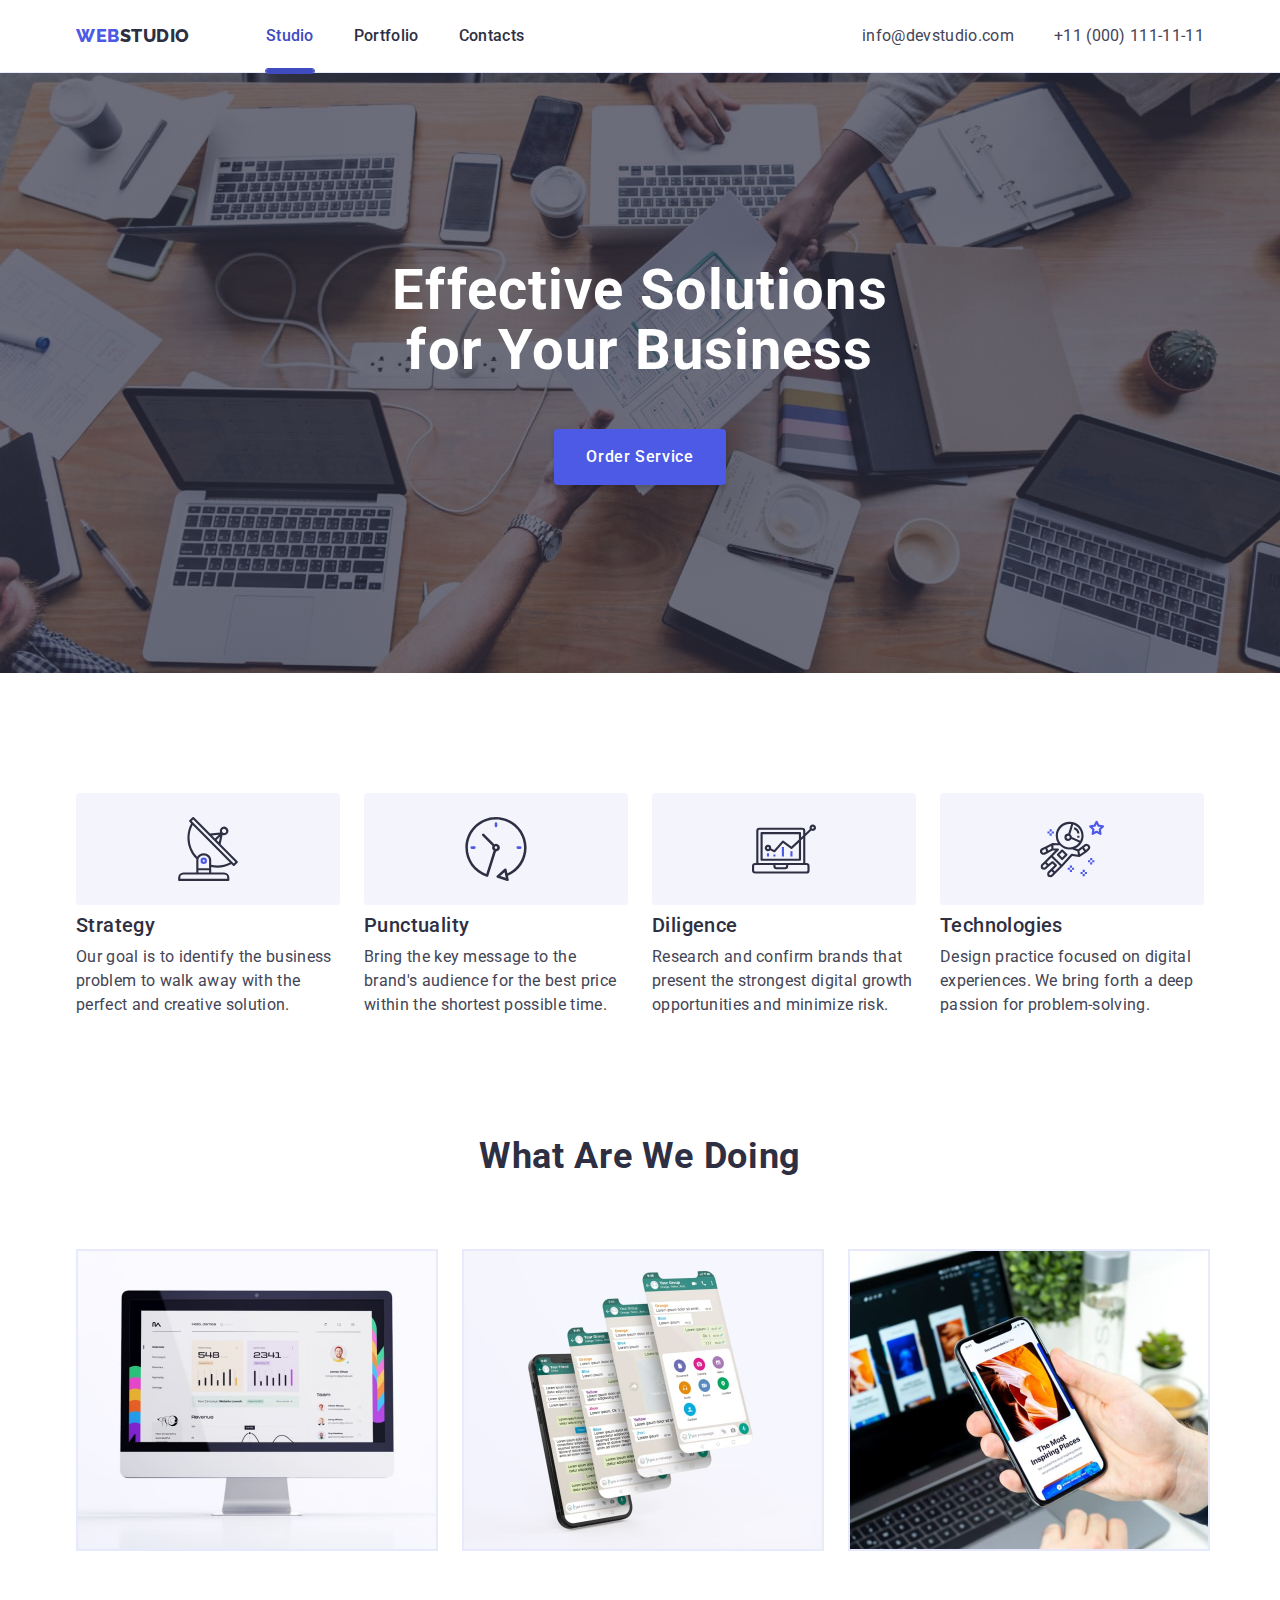
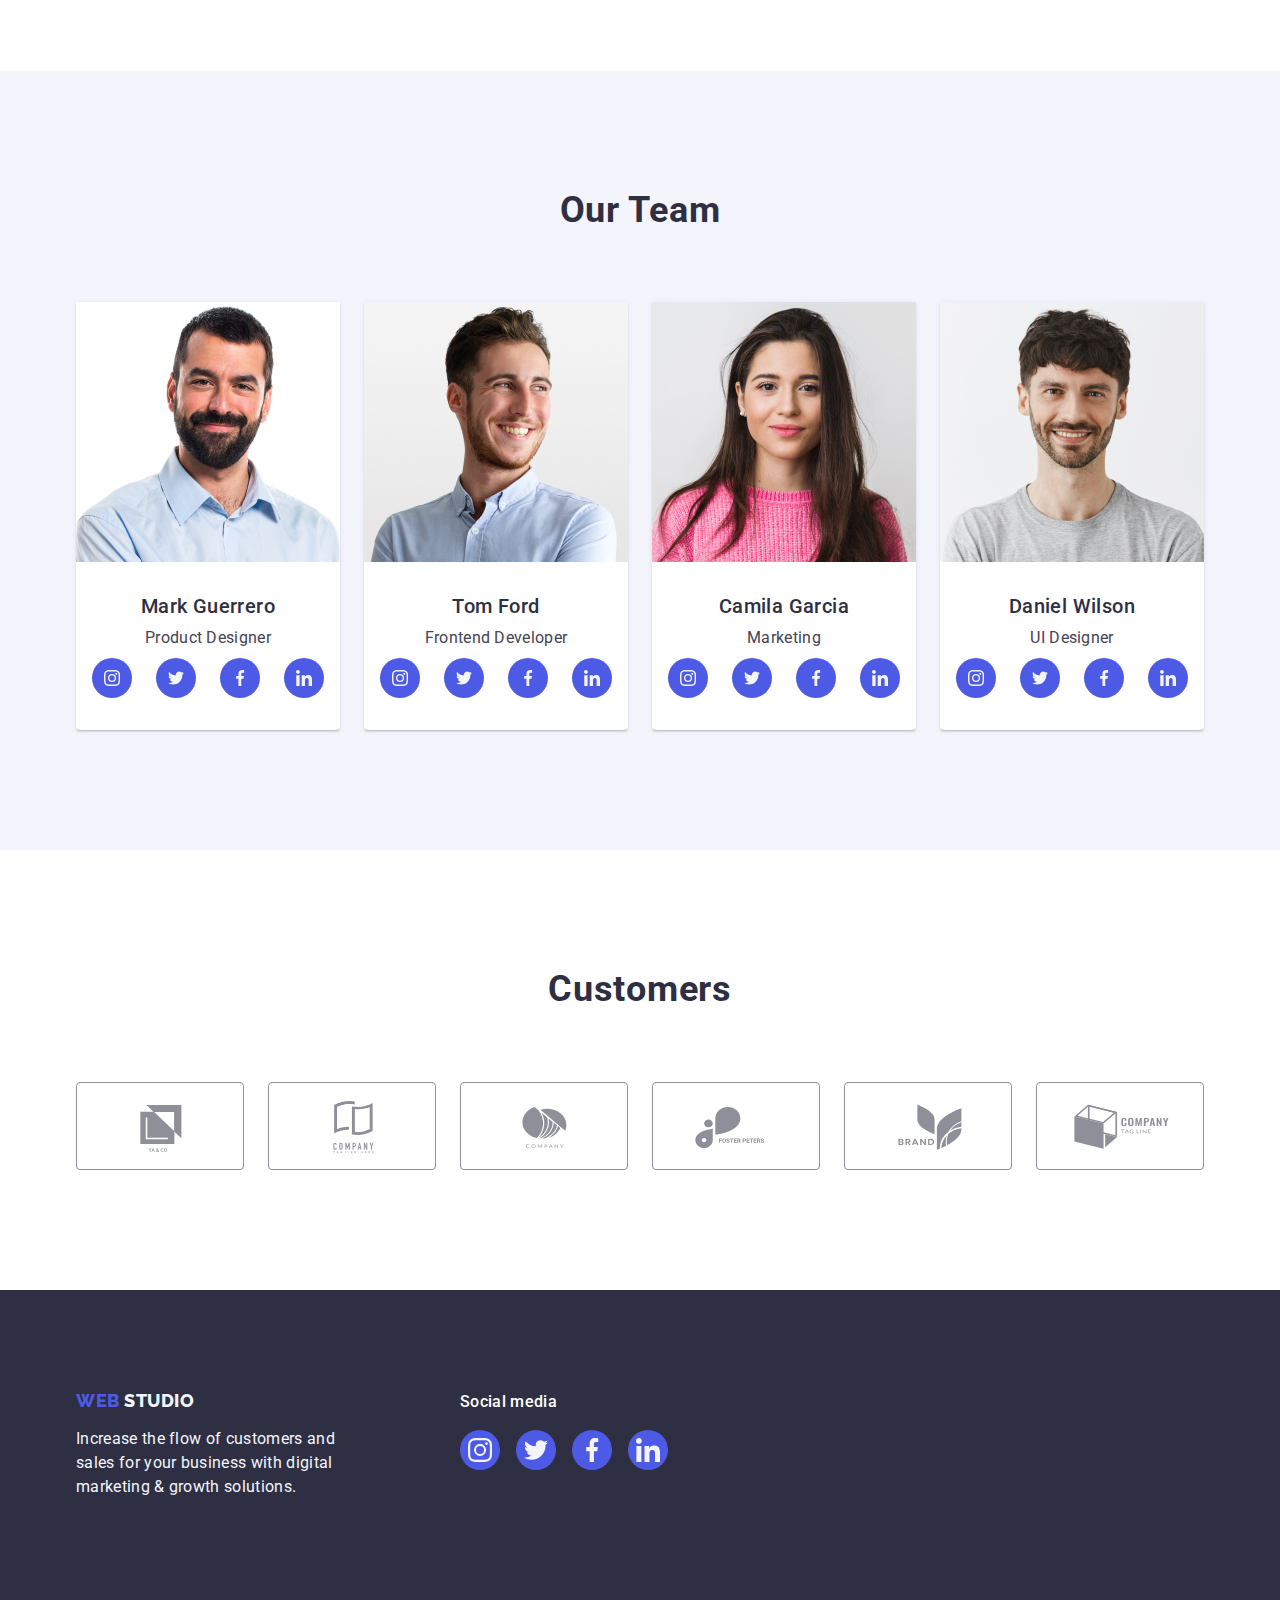
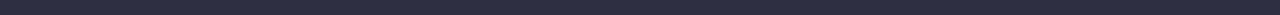
<file: index.html>
<!DOCTYPE html>

<html lang="en">

<head>
  <meta charset="UTF-8">
  <meta http-equiv="X-UA-Compatible" content="IE=edge">
  <meta name="viewport" content="width=device-width, initial-scale=1.0">
  <title>goit-markup-hw-04</title>

  <!-- Подключаем нормализатор -->
  <link rel="stylesheet" href="https://cdnjs.cloudflare.com/ajax/libs/modern-normalize/1.0.0/modern-normalize.min.css">

  <!-- Подключаем шрифт-->
  <link rel="preconnect" href="https://fonts.googleapis.com">
  <link rel="preconnect" href="https://fonts.gstatic.com" crossorigin>
  <link href="https://fonts.googleapis.com/css2?family=Raleway:wght@800&family=Roboto:wght@400;500;700&display=swap"
    rel="stylesheet">


  <!-- Подключаем CSS -->
  <link rel="stylesheet" href="./css/style.css">

</head>

<body>
  <!-- Шапка сайта -->
  <header class="header">

    <div class="container header-style">
      <nav class="main-nav">
        <!-- Логотип это как правило ссылка. Оформляем соответственно 
                                ./index.html - отправляет на главную страничку-->
        <!-- Оборачиваем в nav логотип и навигационное меню. ссылки на номер телефона не относятся к навигации-->
        <a href="./index.html" class="logo-style link"> Web<span class="nav-logo">Studio</span></a>

        <ul class="site-nav list">
          <li class="item"><a href="./index.html" class="link current"> Studio </a></li>
          <li class="item"><a href="./portfolio.html" class="link"> Portfolio </a></li>
          <li class="item"><a href="" class="link"> Contacts</a></li>
        </ul>
      </nav>

      <address class="list header-address">
        <ul class="list header-address-list">
          <li class="item"> <a href="mailto:info@devstudio.com" class="link">info@devstudio.com</a> </li>
          <li class="item"> <a href="tel:+110001111111" class="link">+11 (000) 111-11-11</a></li>
        </ul>
      </address>
    </div>


  </header>

  <!--В main оборачиваем уникальный контент странички. как правило это то что между header i footer-->
  <main>

    <section class="hero">
      <div class="container">
        <h1 class="hero-title">Effective Solutions for Your Business</h1>
        <button type="button" class="main-button" data-modal-open> Order Service</button>
      </div>



    </section>

    <!-- SECTION 2 - Our goals -->

    <section class="section">
      <!-- h2 мы потом скроем так как его нет в макете -->
      <div class="container">
        <h2 class="section-title" hidden>Our goals</h2>

        <ul class="goals-list list">
          <li class="item icon-antenna">
            <div class="goals-list-icon">
              <svg class="goals-icon" width="64" height="64">
                <use href="./images/icons.svg#icon-antenna">
                </use>
              </svg>
            </div>
            <h3 class="title">Strategy</h3>
            <p class="text">Our goal is to identify the business
              problem to walk away with the perfect and creative solution. </p>
          </li>
          <li class="item icon-clock">
            <div class="goals-list-icon">
              <svg class="goals-icon" width="64" height="64">
                <use href="./images/icons.svg#icon-clock">
                </use>
              </svg>
            </div>
            <h3 class="title">Punctuality</h3>
            <p class="text"> Bring the key message to the brand's audience for the best price within the shortest
              possible
              time. </p>
          </li>
          <li class="item icon-diagram">
            <div class="goals-list-icon">
              <svg class="goals-icon" width="64" height="64">
                <use href="./images/icons.svg#icon-diagram">
                </use>
              </svg>
            </div>
            <h3 class="title ">Diligence</h3>
            <p class="text">Research and confirm brands that present the strongest digital growth opportunities and
              minimize risk.</p>
          </li>
          <li class="item icon-astronaut">
            <div class="goals-list-icon">
              <svg class="goals-icon" width="64" height="64">
                <use href="./images/icons.svg#icon-astronaut">
                </use>
              </svg>
            </div>
            <h3 class="title">Technologies</h3>
            <p class="text">Design practice focused on digital experiences. We bring forth a deep passion for
              problem-solving.</p>
          </li>
        </ul>
      </div>
    </section>

    <section class="section no-padding">
      <div class="container">
        <h2 class="section-title">What are we doing</h2>
        <ul class="list screens-list">
          <li class="item">
            <img src="./images/img1.jpg" alt="Desktop" width="360">
          </li>

          <li class="item">
            <img src="./images/img2.jpg" alt="Screen" width="360">
          </li>

          <li class="item">
            <img src="./images/img3.jpg" alt="Mobile phone" width="360">
          </li>

        </ul>
      </div>
    </section>

    <!-- SECTION 3 - Our Team -->

    <section class="section team">
      <div class="container">
        <h2 class="section-title">Our Team</h2>
        <ul class="team-list list">
          <li class="team-member">
            <img src="./images/MarkGuerrero.jpg" alt="Mark Guerrero" width="264">
            <div class="member-and-position">
              <h3 class="title">Mark Guerrero</h3>
              <p class="text">Product Designer</p>
              <ul class="socialinks list">
                <li class="socialinks-item">
                  <a class="socialinks-link link" href="">
                    <svg class="socialinks-link-icon" width="16" height="16">
                      <use href="./images/icons.svg#icon-instagram">
                      </use>
                    </svg>
                  </a>
                </li>
                <li class="socialinks-item">
                  <a class="socialinks-link link" href="">
                    <svg class="socialinks-link-icon" width="16" height="16">
                      <use href="./images/icons.svg#icon-twitter">
                      </use>
                    </svg>
                  </a>
                </li>
                <li class="socialinks-item">
                  <a class="socialinks-link link" href="">
                    <svg class="socialinks-link-icon" width="16" height="16">
                      <use href="./images/icons.svg#icon-facebook">
                      </use>
                    </svg>
                  </a>
                </li>
                <li class="socialinks-item">
                  <a class="socialinks-link link" href="">
                    <svg class="socialinks-link-icon" width="16" height="16">
                      <use href="./images/icons.svg#icon-linkedin">
                      </use>
                    </svg>
                  </a>
                </li>
              </ul>
            </div>
          </li>

          <li class="team-member">
            <img src="./images/TomFord.jpg" alt="Tom Ford" width="264">
            <div class="member-and-position">
              <h3 class="title">Tom Ford</h3>
              <p class="text">Frontend Developer</p>
              <ul class="socialinks list">
                <li class="socialinks-item">
                  <a class="socialinks-link link" href="">
                    <svg class="socialinks-link-icon" width="16" height="16">
                      <use href="./images/icons.svg#icon-instagram">
                      </use>
                    </svg>
                  </a>
                </li>
                <li class="socialinks-item">
                  <a class="socialinks-link link" href="">
                    <svg class="socialinks-link-icon" width="16" height="16">
                      <use href="./images/icons.svg#icon-twitter">
                      </use>
                    </svg>
                  </a>
                </li>
                <li class="socialinks-item">
                  <a class="socialinks-link link" href="">
                    <svg class="socialinks-link-icon" width="16" height="16">
                      <use href="./images/icons.svg#icon-facebook">
                      </use>
                    </svg>
                  </a>
                </li>
                <li class="socialinks-item">
                  <a class="socialinks-link link" href="">
                    <svg class="socialinks-link-icon" width="16" height="16">
                      <use href="./images/icons.svg#icon-linkedin">
                      </use>
                    </svg>
                  </a>
                </li>
              </ul>
            </div>

          </li>
          <li class="team-member">

            <img src="./images/CamilaGarcia.jpg" alt="Camila Garcia" width="264">
            <div class="member-and-position">
              <h3 class="title">Camila Garcia</h3>
              <p class="text">Marketing</p>

              <ul class="socialinks list">
                <li class="socialinks-item">
                  <a class="socialinks-link link" href="">
                    <svg class="socialinks-link-icon" width="16" height="16">
                      <use href="./images/icons.svg#icon-instagram">
                      </use>
                    </svg>
                  </a>
                </li>
                <li class="socialinks-item">
                  <a class="socialinks-link link" href="">
                    <svg class="socialinks-link-icon" width="16" height="16">
                      <use href="./images/icons.svg#icon-twitter">
                      </use>
                    </svg>
                  </a>
                </li>
                <li class="socialinks-item">
                  <a class="socialinks-link link" href="">
                    <svg class="socialinks-link-icon" width="16" height="16">
                      <use href="./images/icons.svg#icon-facebook">
                      </use>
                    </svg>
                  </a>
                </li>
                <li class="socialinks-item">
                  <a class="socialinks-link link" href="">
                    <svg class="socialinks-link-icon" width="16" height="16">
                      <use href="./images/icons.svg#icon-linkedin">
                      </use>
                    </svg>
                  </a>
                </li>
              </ul>
            </div>
          </li>

          <li class="team-member">
            <img src="./images/DanielWilson.jpg" alt="Daniel Wilson" width="264">
            <div class="member-and-position">
              <h3 class="title">Daniel Wilson</h3>
              <p class="text">UI Designer</p>
              <ul class="socialinks list">
                <li class="socialinks-item">
                  <a class="socialinks-link link" href="">
                    <svg class="socialinks-link-icon" width="16" height="16">
                      <use href="./images/icons.svg#icon-instagram">
                      </use>
                    </svg>
                  </a>
                </li>
                <li class="socialinks-item">
                  <a class="socialinks-link link" href="">
                    <svg class="socialinks-link-icon" width="16" height="16">
                      <use href="./images/icons.svg#icon-twitter">
                      </use>
                    </svg>
                  </a>
                </li>
                <li class="socialinks-item">
                  <a class="socialinks-link link" href="">
                    <svg class="socialinks-link-icon" width="16" height="16">
                      <use href="./images/icons.svg#icon-facebook">
                      </use>
                    </svg>
                  </a>
                </li>
                <li class="socialinks-item">
                  <a class="socialinks-link link" href="">
                    <svg class="socialinks-link-icon" width="16" height="16">
                      <use href="./images/icons.svg#icon-linkedin">
                      </use>
                    </svg>
                  </a>
                </li>
              </ul>
            </div>


          </li>
        </ul>
      </div>
    </section>

    <!-- SECTION 3 - Customers -->
    <section class="section customers">
      <div class="container">


        <h2 class="section-title">Customers</h2>

        <ul class="cutomers-list list">
          <li class="customers-item">
            <a class="customers-link link" href="">
              <svg class="customers-link-icon" width="104" height="56">
                <use href="./images/icons.svg#icon-yoco">
                </use>
              </svg>
            </a>
          </li>

          <li class="customers-item">
            <a class="customers-link link" href="">
              <svg class="customers-link-icon" width="104" height="56">
                <use href="./images/icons.svg#icon-tagline">
                </use>
              </svg>
            </a>
          </li>
          <li class="customers-item">
            <a class="customers-link link" href="">
              <svg class="customers-link-icon" width="104" height="56">
                <use href="./images/icons.svg#icon-company">
                </use>
              </svg>
            </a>
          </li>
          <li class="customers-item">
            <a class="customers-link link" href="">
              <svg class="customers-link-icon" width="104" height="56">
                <use href="./images/icons.svg#icon-foster">
                </use>
              </svg>
            </a>
          </li>
          <li class="customers-item">
            <a class="customers-link link" href="">
              <svg class="customers-link-icon" width="104" height="56">
                <use href="./images/icons.svg#icon-brand">
                </use>
              </svg>
            </a>
          </li>
          <li class="customers-item">
            <a class="customers-link link" href="">
              <svg class="customers-link-icon" width="104" height="56">
                <use href="./images/icons.svg#icon-tag-line-square">
                </use>
              </svg>
            </a>
          </li>

        </ul>
      </div>


    </section>

  </main>

  <!-- Для нижней часті (подвала) странички -->
  <footer class="footer">
    <div class="container">
      <div class="footer-left-side">
        <a href="./index.html" class="logo-style link"> Web
          <span class="footer-logo">Studio</span> </a>
        <p class="text">
          Increase the flow of customers and sales for your business with digital
          marketing &AMP; growth solutions.
          <!--Вместо & ставим -  значек & + его код AMP; -->
        </p>
      </div>



      <div class="footer-center-side">
        <p class="title">Social media</p>
        <ul class="footer-socialinks list">
          <li class="footer-socialinks-item">
            <a class="footer-socialinks-link link" href="">
              <svg class="socialinks-item-icon" width="24" height="24">
                <use href="./images/icons.svg#icon-instagram">
                </use>
              </svg>
            </a>
          </li>
          <li class="footer-socialinks-item">
            <a class="footer-socialinks-link link" href="">
              <svg class="socialinks-item-icon" width="24" height="24">
                <use href="./images/icons.svg#icon-twitter">
                </use>
              </svg>
            </a>
          </li>
          <li class="footer-socialinks-item">
            <a class="footer-socialinks-link link" href="">
              <svg class="socialinks-item-icon" width="24" height="24">
                <use href="./images/icons.svg#icon-facebook">
                </use>
              </svg>
            </a>
          </li>
          <li class="footer-socialinks-item">
            <a class="footer-socialinks-link link" href="">
              <svg class="socialinks-item-icon" width="24" height="24">
                <use href="./images/icons.svg#icon-linkedin">
                </use>
              </svg>
            </a>
          </li>
        </ul>
      </div>

    </div>
  </footer>

  <!-- Модальное окно начало -->
  <div class="backdrop is-hidden" data-modal>
    <div class="modal">
      <button class="close-button" type="button" data-modal-close>
        <svg class="button-close-icon" width="8" height="8">
          <use href="./images/icons.svg#icon-close-button">
          </use>
        </svg>
      </button>
    </div>



  </div>

  <!-- Модальное окно конец -->

  <!-- Ставим СКРИПТ перед закрывающим тегом body -->
  <script src="./js/modal.js"></script>

</body>


</html>
</file>
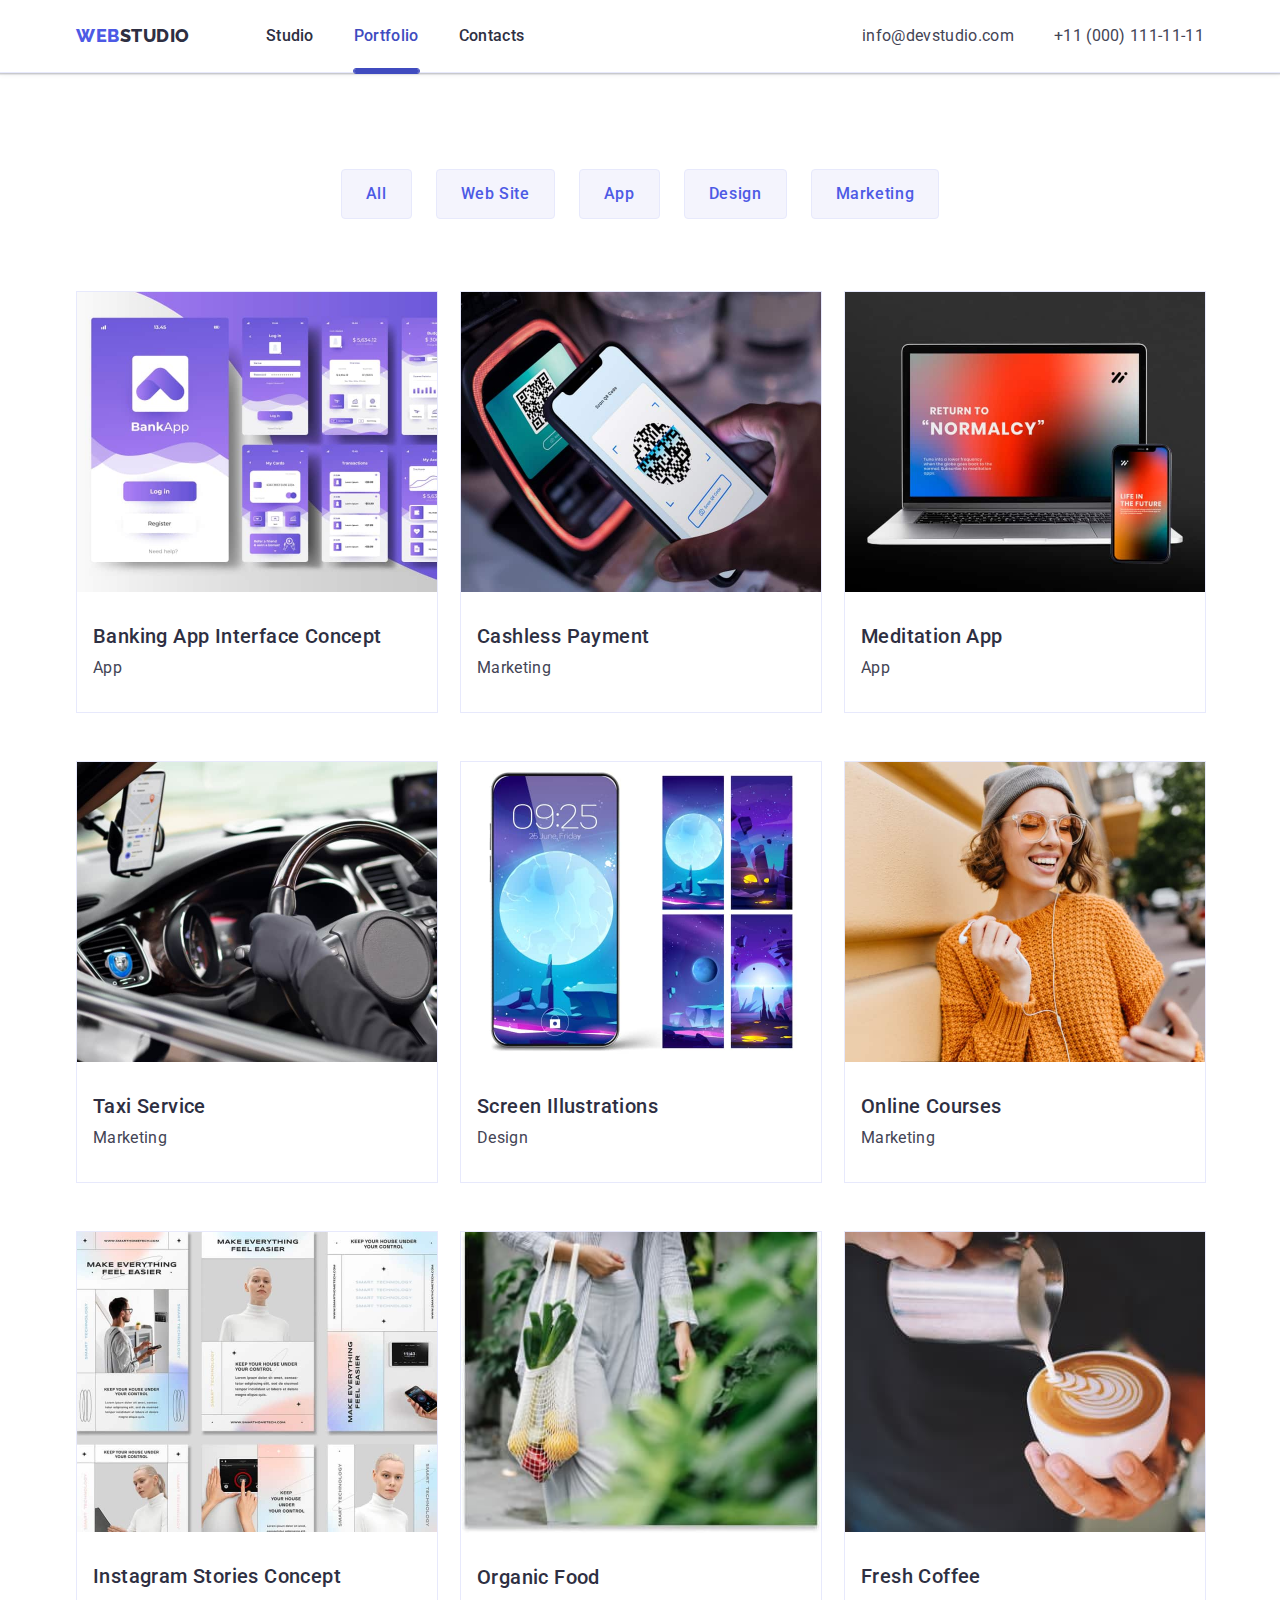
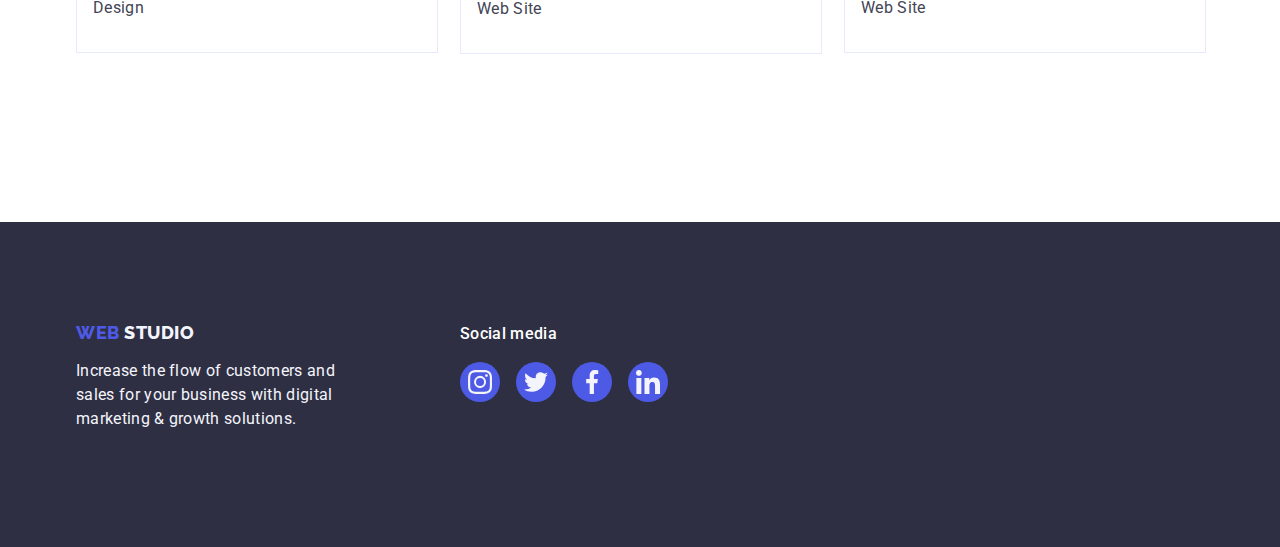
<file: portfolio.html>
<!DOCTYPE html>
<html lang="en">

<head>
    <meta charset="UTF-8">
    <meta http-equiv="X-UA-Compatible" content="IE=edge">
    <meta name="viewport" content="width=device-width, initial-scale=1.0">
    <title>goit-markup-hw-04-page-portfolio</title>

    <!-- Подключаем нормализатор -->
    <link rel="stylesheet"
        href="https://cdnjs.cloudflare.com/ajax/libs/modern-normalize/1.0.0/modern-normalize.min.css">

    <!-- Подключаем шрифт-->
    <link rel="preconnect" href="https://fonts.googleapis.com">
    <link rel="preconnect" href="https://fonts.gstatic.com" crossorigin>
    <link href="https://fonts.googleapis.com/css2?family=Raleway:wght@800&family=Roboto:wght@400;500;700&display=swap"
        rel="stylesheet">


    <!-- Подключаем CSS -->
    <link rel="stylesheet" href="./css/style.css">

</head>

<body>
    <header class="header">

        <div class="container header-style">
            <nav class="main-nav">
                <!-- Логотип это как правило ссылка. Оформляем соответственно 
                                ./index.html - отправляет на главную страничку-->
                <!-- Оборачиваем в nav логотип и навигационное меню. ссылки на номер телефона не относятся к навигации-->
                <a href="./index.html" class="logo-style link"> Web<span class="nav-logo">Studio</span></a>

                <ul class="site-nav list">
                    <li class="item"><a href="./index.html" class="link "> Studio </a></li>
                    <li class="item"><a href="./portfolio.html" class="link current"> Portfolio </a></li>
                    <li class="item"><a href="" class="link"> Contacts</a></li>
                </ul>
            </nav>

            <address class="list header-address">
                <ul class="list header-address-list">
                    <li class="item"> <a href="mailto:info@devstudio.com" class="link">info@devstudio.com</a> </li>
                    <li class="item"> <a href="tel:+110001111111" class="link">+11 (000) 111-11-11</a></li>
                </ul>
            </address>
        </div>


    </header>

    <!--В main оборачиваем уникальный контент странички. как правило это то что между header i footer-->
    <main>
        <section class="porfolio">

            <div class="container">
                <h1 hidden>Portfolio</h1>
                <ul class="list porfolio-nav">
                    <li class="item"><button type="button" class="potfolio-nav-buttons"> All </button></li>
                    <li class="item"><button type="button" class="potfolio-nav-buttons"> Web Site</button></li>
                    <li class="item"><button type="button" class="potfolio-nav-buttons"> App </button></li>
                    <li class="item"><button type="button" class="potfolio-nav-buttons"> Design </button></li>
                    <li class="item"><button type="button" class="potfolio-nav-buttons"> Marketing</button></li>
                </ul>

                <ul class="list portfolio-items">
                    <li class="item">
                        <a href="" class="link portfolio-items-link-wrapper">
                            <div class="portfolio-items-img-wrapper">
                                <img src="./images/1app.jpg" alt="banking App" width="360">

                                <!-- создаем текст видимый только при наведении -->

                                <p class="overlay">14 Stylish and User-Friendly App Design Concepts · Task
                                    Manager App · Calorie Tracker App · Exotic Fruit Ecommerce App ·
                                    Cloud Storage App</p>

                            </div>

                            <div class="examples">
                                <h2 class="portfolio-items-header">Banking App Interface Concept</h2>
                                <p class="text">App</p>
                            </div>

                        </a>
                    </li>


                    <li class="item">
                        <a href="" class="link portfolio-items-link-wrapper">
                            <div class="portfolio-items-img-wrapper">
                                <img src="./images/2mark.jpg" alt="payment" width="360">
                                <!-- создаем текст видимый только при наведении -->

                                <p class="overlay">14 Stylish and User-Friendly App Design Concepts · Task
                                    Manager
                                    App · Calorie Tracker
                                    App · Exotic Fruit Ecommerce App ·
                                    Cloud Storage App</p>

                            </div>
                            <div class="examples">
                                <h2 class="portfolio-items-header">Cashless Payment</h2>
                                <p class="text">Marketing</p>
                            </div>

                        </a>
                    </li>

                    <li class="item">
                        <a href="" class="link portfolio-items-link-wrapper">
                            <div class="portfolio-items-img-wrapper">
                                <img src="./images/3app.jpg" alt="computer screen" width="360">
                                <!-- создаем текст видимый только при наведении -->

                                <p class="overlay">14 Stylish and User-Friendly App Design Concepts · Task
                                    Manager
                                    App · Calorie Tracker
                                    App · Exotic Fruit Ecommerce App ·
                                    Cloud Storage App</p>
                            </div>

                            <div class="examples">
                                <h2 class="portfolio-items-header">Meditation App</h2>
                                <p class="text">App</p>
                            </div>

                        </a>
                    </li>

                    <li class="item">
                        <a href="" class="link portfolio-items-link-wrapper">
                            <div class="portfolio-items-img-wrapper">
                                <img src="./images/4mark.jpg" alt="inside the car" width="360">
                                <!-- создаем текст видимый только при наведении -->

                                <p class="overlay">14 Stylish and User-Friendly App Design Concepts · Task
                                    Manager
                                    App · Calorie Tracker
                                    App · Exotic Fruit Ecommerce App ·
                                    Cloud Storage App</p>

                            </div>
                            <div class="examples">
                                <h2 class="portfolio-items-header">Taxi Service</h2>
                                <p class="text">Marketing</p>
                            </div>

                        </a>
                    </li>

                    <li class="item">
                        <a href="" class="link portfolio-items-link-wrapper">
                            <div class="portfolio-items-img-wrapper">
                                <img src="./images/5design.jpg" alt="moon illustration" width="360">
                                <!-- создаем текст видимый только при наведении -->

                                <p class="overlay">14 Stylish and User-Friendly App Design Concepts · Task
                                    Manager
                                    App · Calorie Tracker
                                    App · Exotic Fruit Ecommerce App ·
                                    Cloud Storage App</p>

                            </div>
                            <div class="examples">
                                <h2 class="portfolio-items-header">Screen Illustrations</h2>
                                <p class="text">Design</p>
                            </div>

                        </a>
                    </li>
                    <li class="item">
                        <a href="" class="link portfolio-items-link-wrapper">
                            <div class="portfolio-items-img-wrapper">
                                <img src="./images/6mark.jpg" alt="curly hair girl" width="360">
                                <!-- создаем текст видимый только при наведении -->

                                <p class="overlay">14 Stylish and User-Friendly App Design Concepts · Task
                                    Manager
                                    App · Calorie Tracker
                                    App · Exotic Fruit Ecommerce App ·
                                    Cloud Storage App</p>

                            </div>
                            <div class="examples">
                                <h2 class="portfolio-items-header">Online Courses</h2>
                                <p class="text">Marketing</p>
                            </div>

                        </a>
                    </li>
                    <li class="item">
                        <a href="" class="link portfolio-items-link-wrapper">
                            <div class="portfolio-items-img-wrapper">
                                <img src="./images/7design.jpg" alt="examples of instagram srories" width="360">
                                <!-- создаем текст видимый только при наведении -->

                                <p class="overlay">14 Stylish and User-Friendly App Design Concepts · Task
                                    Manager
                                    App · Calorie Tracker
                                    App · Exotic Fruit Ecommerce App ·
                                    Cloud Storage App</p>

                            </div>
                            <div class="examples">
                                <h2 class="portfolio-items-header">Instagram Stories Concept</h2>
                                <p class="text">Design</p>
                            </div>

                        </a>
                    </li>
                    <li class="item">
                        <a href="" class="link portfolio-items-link-wrapper">
                            <div class="portfolio-items-img-wrapper">
                                <img src="./images/8web.jpg" alt="mesh with vegetables" width="360">
                                <!-- создаем текст видимый только при наведении -->

                                <p class="overlay">14 Stylish and User-Friendly App Design Concepts · Task
                                    Manager
                                    App · Calorie Tracker
                                    App · Exotic Fruit Ecommerce App ·
                                    Cloud Storage App</p>

                            </div>
                            <div class="examples">
                                <h2 class="portfolio-items-header">Organic Food</h2>
                                <p class="text">Web Site</p>
                            </div>

                        </a>
                    </li>
                    <li class="item">
                        <a href="" class="link portfolio-items-link-wrapper">
                            <div class="portfolio-items-img-wrapper">
                                <img src="./images/9web.jpg" alt="coffee" width="360">
                                <!-- создаем текст видимый только при наведении -->
                                <p class="overlay">14 Stylish and User-Friendly App Design Concepts · Task
                                    Manager
                                    App · Calorie Tracker
                                    App · Exotic Fruit Ecommerce App ·
                                    Cloud Storage App</p>
                            </div>
                            <div class="examples">
                                <h2 class="portfolio-items-header">Fresh Coffee</h2>
                                <p class="text">Web Site</p>
                            </div>
                        </a>
                    </li>
                </ul>
            </div>

        </section>





    </main>


    <!-- Для нижней часті (подвала) странички -->
    <footer class="footer">
        <div class="container">
            <div class="footer-left-side">
                <a href="./index.html" class="logo-style link"> Web
                    <span class="footer-logo">Studio</span> </a>
                <p class="text">
                    Increase the flow of customers and sales for your business with digital
                    marketing &AMP; growth solutions.
                    <!--Вместо & ставим -  значек & + его код AMP; -->
                </p>
            </div>



            <div class="footer-center-side">
                <p class="title">Social media</p>
                <ul class="footer-socialinks list">
                    <li class="footer-socialinks-item">
                        <a class="footer-socialinks-link link" href="">
                            <svg class="socialinks-item-icon" width="24" height="24">
                                <use href="./images/icons.svg#icon-instagram">
                                </use>
                            </svg>
                        </a>
                    </li>
                    <li class="footer-socialinks-item">
                        <a class="footer-socialinks-link link" href="">
                            <svg class="socialinks-item-icon" width="24" height="24">
                                <use href="./images/icons.svg#icon-twitter">
                                </use>
                            </svg>
                        </a>
                    </li>
                    <li class="footer-socialinks-item">
                        <a class="footer-socialinks-link link" href="">
                            <svg class="socialinks-item-icon" width="24" height="24">
                                <use href="./images/icons.svg#icon-facebook">
                                </use>
                            </svg>
                        </a>
                    </li>
                    <li class="footer-socialinks-item">
                        <a class="footer-socialinks-link link" href="">
                            <svg class="socialinks-item-icon" width="24" height="24">
                                <use href="./images/icons.svg#icon-linkedin">
                                </use>
                            </svg>
                        </a>
                    </li>
                </ul>
            </div>

        </div>
    </footer>







    <!-- Ставим СКРИПТ перед закрывающим тегом body -->
    <script src="./js/modal.js"></script>

</body>


</html>
</file>
<file: css/style.css>
/* ОБЩИЙ СТИЛЬ ДЛЯ ВСЕХ СТРАНИЦ */

:root {
  /* IRIS */
  --primary-text-color: #4d5ae5;

  /* OCEAN */
  --primary-text-color-active: #404bbf;

  /* NAVY_BLUE */
  --title-text-color: #2e2f42;

  /* SLATE */
  --body-text-color: #434455;

  /* CORNFLOVER */
  --accent-color: #e7e9fc;

  /* _WHITE_ */
  --page-background-color: #ffffff;

  /* CLOUD */
  --footer-text-color: #f4f4fd;

  /* LIGHT SLATE */

  --subtle-text-color: #8e8f99;
}

/*  Не нужно ставить так как поставили уже нормализатор*/
/*
html {
    box-sizing: border-box;
}
*,
*::before,
*::after {
    box-sizing: inherit;
} */

.container {
  /* 30px =боковые отступы и 1128px = ширина странички */
  width: 1158px;

  /* Задаем эти боковые отступы по 15px (в совокупности 30px */
  padding-left: 15px;
  padding-right: 15px;

  margin: 0 auto;
}

body {
  color: #434455;
  background-color: var(--page-background-color);

  font-family: "Roboto", sans-serif;
  font-size: 16px;
  line-height: 1.5;
  letter-spacing: 0.02em;

  /* Не нужно ставить так как поставили уже нормализатор
    margin: 0; */
}

h2,
h3 {
  color: var(--body-text-color);
}

h1,
h2,
h3,
h4,
h5,
h6,
p,
ul {
  padding: 0;
  margin: 0;
}

ul,
ol {
  margin-top: 0;
  margin-bottom: 0;
  padding-left: 0;
}

img {
  display: block;
}
/* Убираем нумерацию и иное маркирование в списках */
.list {
  list-style: none;
  padding: 0;
  margin: 0;
}

/* Убираем подчеркивание у ссылок */
.link {
  text-decoration: none;
}

button {
  cursor: pointer;
}

/* МОДАЛЬНОЕ ОКНО начало */

.backdrop {
  position: fixed;
  top: 0;
  left: 0;

  width: 100%;
  height: 100%;

  background: rgba(46, 47, 66, 0.4);

  transition: opacity 250ms cubic-bezier(0.4, 0, 0.2, 1),
    visibility 250ms cubic-bezier(0.4, 0, 0.2, 1);
}

.backdrop.is-hidden {
  pointer-events: none;
  visibility: hidden;
  opacity: 0;
}

.backdrop.is-hidden .modal {
  transform: translate(-50%, -50%) scale(0.9);
}

.modal {
  position: absolute;
  top: 50%;
  left: 50%;

  min-width: 408px;
  min-height: 576px;

  background-color: #fcfcfc;
  box-shadow: 0px 1px 1px rgba(0, 0, 0, 0.14), 0px 1px 3px rgba(0, 0, 0, 0.12),
    0px 2px 1px rgba(0, 0, 0, 0.2);
  border-radius: 4px;

  transform: translate(-50%, -50%) scale(1);
  transition: transform 250ms cubic-bezier(0.4, 0, 0.2, 1);
}

.close-button {
  position: absolute;
  background-color: #e7e9fc;
  border: 1px solid rgba(0, 0, 0, 0.1);

  border-radius: 50%;

  width: 24px;
  height: 24px;
  top: 24px;

  padding: 0;

  right: 24px;
  display: flex;
  align-items: center;
  justify-content: center;

  cursor: pointer;

  transition: background-color 250ms cubic-bezier(0.4, 0, 0.2, 1),
    border 250ms cubic-bezier(0.4, 0, 0.2, 1);
}

.close-button:hover,
.close-button:focus {
  background-color: #404bbf;
  border: none;
}

.button-close-icon {
  fill: var(--title-text-color);
  transition: fill 250ms cubic-bezier(0.4, 0, 0.2, 1);
}

.close-button:hover .button-close-icon,
.close-button:focus .button-close-icon {
  fill: #ffffff;
}

/* МОДАЛЬНОЕ ОКНО конец */

.header {
  border-bottom: 1px solid #e7e9fc;
  box-shadow: 0px 2px 1px rgba(46, 47, 66, 0.08),
    0px 1px 1px rgba(46, 47, 66, 0.16), 0px 1px 6px rgba(46, 47, 66, 0.08);
}

.header-style {
  display: flex;
  margin: 0 auto;
}

.main-nav {
  display: flex;
  align-items: center;
}

.logo-style {
  margin-right: 76px;

  font-family: "Raleway", sans-serif;
  letter-spacing: 0.03em;
  font-weight: 800;
  font-size: 18px;
  line-height: 1.17;
  text-transform: uppercase;
  color: var(--primary-text-color);
}
.nav-logo {
  color: var(--title-text-color);
  font-weight: 800;
  font-size: 18px;
  line-height: 1.16px;
}
.site-nav {
  display: flex;
  /* для визначення відступів між пунктами меню 
    (можна використовувати margin-right: 40px для тега li 
    у класі, для останього li використовуємо 
    margin-right: 0 для обнулення відступів) 
    или так:
    gap: 40px; */
}

/* Задать отстпуы меню навигации можно 
таким способом или способом закоментирвоанным ниже */
.site-nav .item:not(:last-child) {
  margin-right: 40px;
}

/* .site-nav .item {
    margin-right: 40px;
}
Убираем внешний отступ справа у последнего элемента
 в меню навигации 
.site-nav .item:last-child{
    margin-right: 0;
} */

.site-nav .link {
  /* делаем область на которую кликать больше */
  position: relative;

  display: block;
  padding: 24px 0;

  font-weight: 500;
  line-height: 1.5;
  letter-spacing: 0.02em;
  color: var(--title-text-color);
  font-family: "Roboto", sans-serif;

  transition: color 250ms cubic-bezier(0.4, 0, 0.2, 1);
}

/* Стиль для элементов списка (номер телефона и почта в шапке) ПРИ НАВЕДЕНИИ*/
.site-nav .link:hover,
.site-nav .link:focus {
  color: #404bbf;
}

.site-nav .current {
  color: #404bbf;
}
/* задаем  подчеркивание ссылке текущей странички */
.current::after {
  content: "";

  position: absolute;
  bottom: -1px;
  left: 0;
  width: 100%;
  height: 4px;

  outline: 1px solid var(--primary-text-color-active);
  background-color: #404bbf;
  border-radius: 2px;
}

/* Стиль для элементов списка (номер телефона и почта в шапке */
.header-address {
  margin-left: auto;

  font-family: inherit;
  font-style: normal;
  font-size: 16px;
  line-height: 24px;

  padding: 24px 0;
}

/* Задаем флекс для списка (номер телеона и почта)  */
.header-address-list {
  display: flex;
}

.header-address-list .item {
  margin-right: 40px;
}

.header-address-list .item:last-child {
  margin-right: 0;
}

/* Стиль для элементов списка (номер телефона и почта в шапке) */
.header-address .link {
  letter-spacing: 0.02em;
  color: var(--body-text-color);

  transition: color 250ms cubic-bezier(0.4, 0, 0.2, 1);
}

/* Применяем отступ для кнопок c телефоном и почтой
Можно с not last child
.header-address .item + .item {
margin-left: 40px;
} */

/* Стиль для элементов списка (номер телефона и почта в шапке) ПРИ НАВЕДЕНИИ*/
.header-address .link:hover,
.header-address .link:focus {
  color: #404bbf;
}

/* Стиль для всех элементов р */
.text {
  font-size: 16px;
  line-height: 1.5;
  letter-spacing: 0.02em;
}

/* CUSTOMERS */

.cutomers-list {
  display: flex;
  margin-right: auto;
  margin-left: auto;
  gap: 24px;
}
.customers-item {
  width: calc((100% - 120px) / 6);
  height: 88px;
}

.customers-link-icon {
  fill: currentColor;
}

.customers-link {
  width: 100%;
  height: 100%;
  border: 1px solid var(--subtle-text-color);
  border-radius: 4px;
  display: flex;
  align-items: center;
  justify-content: center;
  color: var(--subtle-text-color);
  transition: border-color 250ms cubic-bezier(0.4, 0, 0.2, 1),
    color 250ms cubic-bezier(0.4, 0, 0.2, 1);
}

.customers-link:hover,
.customers-link:focus {
  border-color: #404bbf;
  color: #404bbf;
}
/* Footer */
.footer {
  background-color: var(--title-text-color);
  color: var(--footer-text-color);

  padding: 100px 0;
}

.footer .container {
  display: flex;
  align-items: baseline;
}

.footer-left-side {
  margin-right: 120px;
}

.footer-logo {
  color: var(--footer-text-color);
  margin-bottom: 16px;
}

.footer .logo-style {
  display: inline-block;
  margin-bottom: 16px;
}

.footer .text {
  display: flex;
  width: 264px;

  text-align: left;

  margin-bottom: 16px;
}

.footer-center-side .title {
  color: var(--page-background-color);
  font-weight: 500;
  margin-bottom: 16px;
}
.footer-socialinks {
  display: flex;
  gap: 16px;
}

.footer-socialinks-link {
  display: flex;

  background-color: var(--primary-text-color);

  border-radius: 50%;

  width: 40px;
  height: 40px;
  align-items: center;
  justify-content: center;

  padding: 8px;

  transition: background-color 250ms cubic-bezier(0.4, 0, 0.2, 1);
}

.footer-socialinks-link:hover,
.footer-socialinks-link:focus {
  background-color: #31d0aa;
}

.socialinks-item-icon {
  fill: var(--footer-text-color);
}

/* СТИЛИ ГЛАВНОЙ СТРАНИЦЫ */

/* BUTTON */
.main-button {
  background-color: var(--primary-text-color);
  color: var(--page-background-color);

  font-family: inherit;
  font-size: inherit;
  font-weight: 500;
  text-align: center;
  align-items: center;
  letter-spacing: 0.04em;
  line-height: 1.5;

  box-shadow: 0px 4px 4px rgba(0, 0, 0, 0.15);
  border: none;
  border-radius: 4px;

  display: block;
  min-width: 169px;
  height: 56px;
  padding: 16px 32px;

  margin-right: auto;
  margin-left: auto;

  transition: background-color 250ms cubic-bezier(0.4, 0, 0.2, 1);
}

.main-button:hover,
.main-button:focus {
  background-color: var(--primary-text-color-active);
}

/* СЕКЦИЯ 1 (главная)*/
.hero {
  padding: 188px 0;

  text-align: center;

  max-width: 1440px;
  height: 600px;
  margin-left: auto;
  margin-right: auto;

  background-color: var(--title-text-color);

  background-image: linear-gradient(
      rgba(46, 47, 66, 0.7),
      rgba(46, 47, 66, 0.7)
    ),
    url(../images/people-office.jpg);

  background-position: center;
  background-size: cover;
  background-repeat: no-repeat;
}

.section {
  padding-top: 120px;
  padding-bottom: 120px;
}

.no-padding {
  padding-top: 0;
  padding-bottom: 120px;
}

/* Стиль главного заголовка страницы (h1) */
.hero-title {
  color: var(--page-background-color);
  font-size: 56px;
  line-height: 1.07;
  text-align: center;
  letter-spacing: 0.02em;

  max-width: 496px;
  margin-top: 0;
  margin-bottom: 48px;
  margin-right: auto;
  margin-left: auto;
}

/* СЕКЦИЯ 2 */
.goals-list p {
  text-align: left;
}
/* Общий стиль для аналогчиных заголовков секции  2 и 4 */
.goals-list .title,
.team-member .title,
.portfolio-items-header {
  font-weight: 500;
  font-size: 20px;
  line-height: 1.2;
  letter-spacing: 0.02em;
  color: var(--title-text-color);

  margin-top: 0;
  margin-bottom: 8px;
}

.team-member .title {
  text-align: center;
}

/* Общий стиль для аналогчиных абзацев секции  2 и 4 */
.goals-list p,
.team-list p,
.portfolio-items .text {
  font-size: 16px;
  line-height: 1.5;
  letter-spacing: 0.02em;
  color: var(--body-text-color);
  margin-top: 0;
  margin-bottom: 0;
}

/* Общий стиль flexBox для аналогчиных списков */
.goals-list,
.screens-list,
.team-list,
.porfolio-nav {
  display: flex;
}

.goals-list {
  column-gap: 24px;
}

.goals-list .item {
  width: calc((100% - 72px) / 4);
}

.goals-list-icon {
  display: flex;
  background: var(--footer-text-color);
  height: 112px;
  margin-bottom: 8px;
  border-radius: 4px;
  align-items: center;
  justify-content: center;
}

/* СЕКЦИЯ 3 */

.section .section-title {
  font-size: 36px;
  line-height: 1.1;
  text-align: center;
  text-transform: capitalize;
  color: var(--title-text-color);
  letter-spacing: 0.02em;

  margin-top: 0;
  margin-bottom: 72px;
}

.screens-list {
  column-gap: 24px;
}

.screens-list .item {
  width: calc((100%-48px) / 3);
  border: 1px solid var(--accent-color);
}
/* СЕКЦИЯ 4 */
.team {
  background-color: #f4f4fd;
}

.team-list {
  column-gap: 24px;

  justify-content: center;
}

/* Стили для элементов ли с карточками членов команды */
.team-member {
  width: calc((100%-72px) / 4);

  background-color: #ffffff;
  box-shadow: 0px 1px 6px rgba(46, 47, 66, 0.08),
    0px 1px 1px rgba(46, 47, 66, 0.16), 0px 2px 1px rgba(46, 47, 66, 0.08);
  border-radius: 0px 0px 4px 4px;
}

.team-member > .member-and-position {
  padding: 32px 0;
}

.team .text {
  text-align: center;
  margin-bottom: 8px;
}

/* Стили для ярлычков социальных сетей */
.socialinks {
  display: flex;
  justify-content: center;
  gap: 24px;
}

.socialinks-item {
  width: 40px;
  height: 40px;
}

.socialinks-link {
  display: flex;
  align-items: center;
  justify-content: center;

  width: 100%;
  height: 100%;

  background-color: var(--primary-text-color);
  border-radius: 50%;

  transition: background-color 250ms cubic-bezier(0.4, 0, 0.2, 1);
}

.socialinks-link-icon {
  fill: var(--footer-text-color);
}

.socialinks-link:hover,
.socialinks-link:focus {
  background-color: var(--primary-text-color-active);
}

/* ================ СТИЛИ СТРАНИЦЫ ПОРТФОЛИО ================ */
.porfolio {
  padding-top: 96px;
  padding-bottom: 120px;
}

.porfolio-nav {
  column-gap: 24px;

  justify-content: center;
  margin-bottom: 72px;
}

.potfolio-nav-buttons {
  color: #4d5ae5;
  background-color: #f4f4fd;

  font-family: inherit;
  font-size: 16px;
  font-weight: 500;
  align-items: center;
  text-align: center;
  letter-spacing: 0.04em;
  line-height: 1.5;

  cursor: pointer;

  border: 1px solid #e7e9fc;
  border-radius: 4px;

  padding: 12px 24px;

  transition: color 250ms cubic-bezier(0.4, 0, 0.2, 1),
    background-color 250ms cubic-bezier(0.4, 0, 0.2, 1),
    border-color 250ms cubic-bezier(0.4, 0, 0.2, 1),
    box-shadow 250ms cubic-bezier(0.4, 0, 0.2, 1);
}

.potfolio-nav-buttons:hover,
.potfolio-nav-buttons:focus {
  color: #ffffff;
  background-color: var(--primary-text-color-active);

  border: 1px solid transparent;
  box-shadow: 0px 3px 1px rgba(0, 0, 0, 0.1), 0px 2px 1px rgba(0, 0, 0, 0.08),
    0px 2px 2px rgba(0, 0, 0, 0.12);
  border-radius: 4px;
}

/* Задаем флекс для списка с фотками. Необходимо сделать 3 на строке,
а остальныеи перенести ниже, а так же сделать внешние отступы вправо
по 24px на все фотки кроме крайних в ряду */
.portfolio-items {
  display: flex;
  flex-wrap: wrap;
  column-gap: 24px;
}
.portfolio-items .item {
  margin-bottom: 48px;

  background: var(--page-background-color);

  width: calc((100% - 48px) / 3);
}

.portfolio-items .examples {
  padding: 32px 16px;
  border-top: none;
}

.portfolio-items .link {
  display: inline-block;
  border: 1px solid #e7e9fc;

  transition: 
  /* border 250ms cubic-bezier(0.4, 0, 0.2, 1), */ box-shadow
    250ms cubic-bezier(0.4, 0, 0.2, 1);
}

.portfolio-items .link:hover,
.portfolio-items .link:focus {
  border: 1px solid #f4f4fd;
  box-shadow: 0px 1px 6px rgba(46, 47, 66, 0.08),
    0px 1px 1px rgba(46, 47, 66, 0.16), 0px 2px 1px rgba(46, 47, 66, 0.08);
}

.portfolio-items .link:hover .hidden-text,
.portfolio-items .link:focus .hidden-text {
  transform: translateY(0%);
}

/* ===== Делаем при на ведении на картинки порфолио - текст на картинке =====*/
.portfolio-items-img-wrapper {
  position: relative;
  overflow: hidden;
}
.overlay {
  position: absolute;
  top: 0;
  left: 0;
  width: 100%;
  height: 100%;

  overflow-y: scroll;

  background-color: var(--primary-text-color);
  color: var(--footer-text-color);

  font-size: 16px;
  line-height: 1.5;
  letter-spacing: 0.02em;
  padding: 40px 32px;

  transform: translateY(100%);
  transition: transform 250ms cubic-bezier(0.4, 0, 0.2, 1);
}

.portfolio-items-link-wrapper:hover .overlay,
.portfolio-items-link-wrapper:focus .overlay {
  transform: translateY(0);
}
</file>
